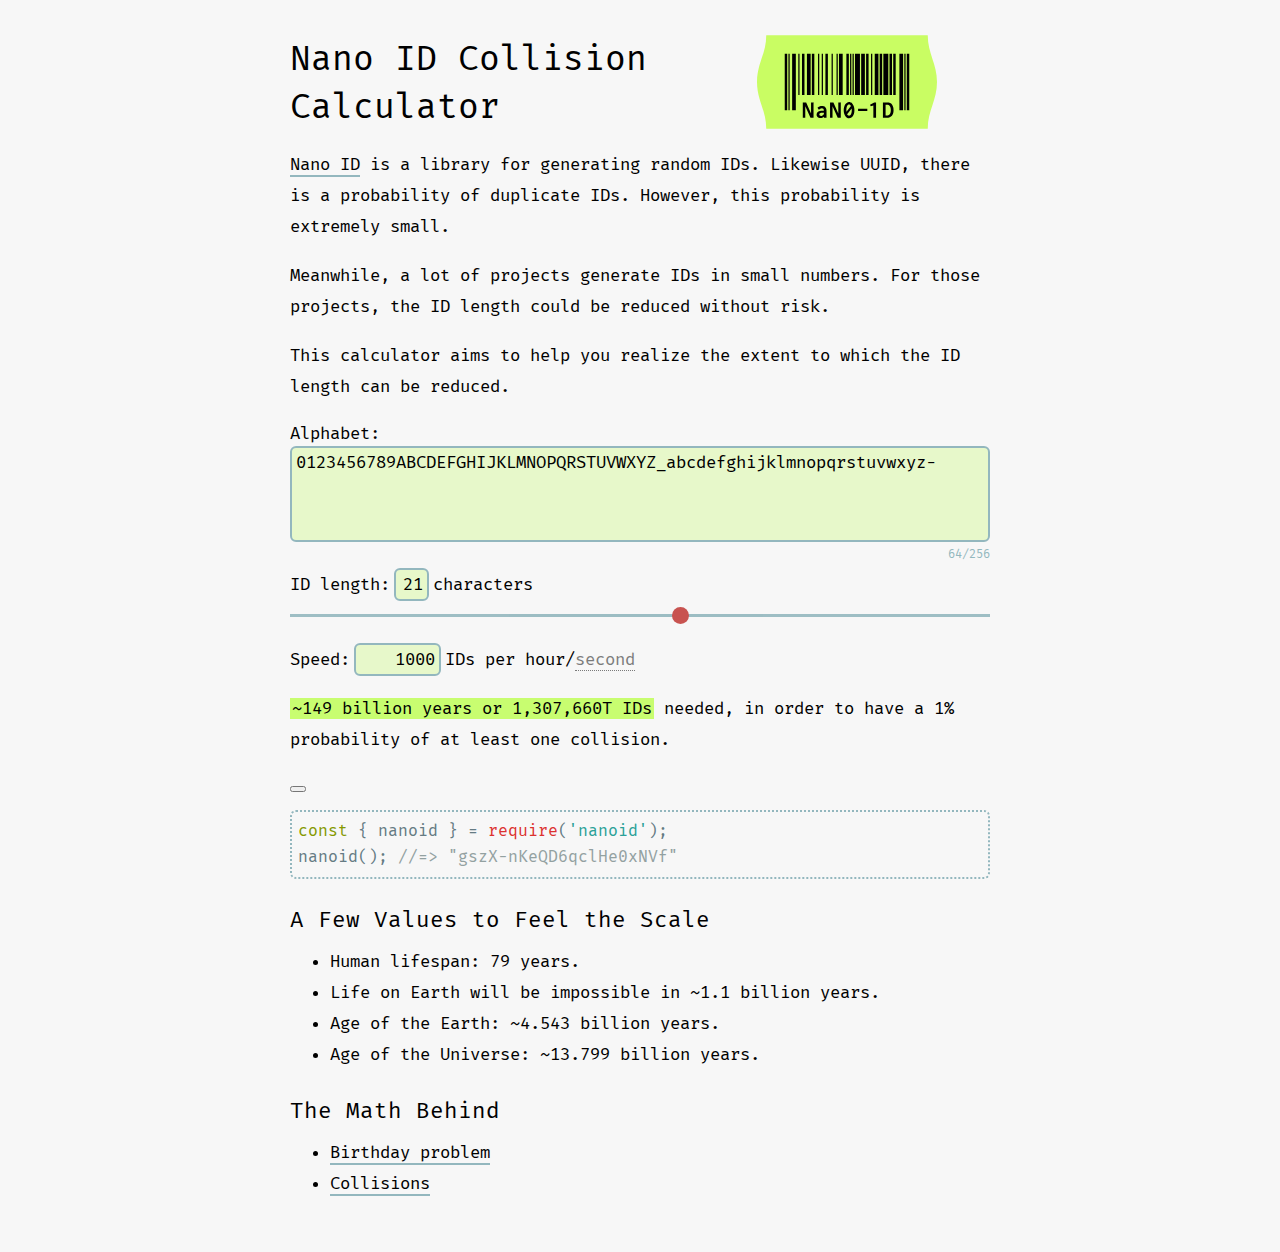
<file: index.html>
<!DOCTYPE html>
<html>
  <head>
    <meta charset="UTF-8">
    <meta name="viewport" content="width=device-width, initial-scale=1">
    <link href="https://fonts.googleapis.com/css?family=Fira+Mono" rel="stylesheet">
    <link href="css/style.min.css" rel="stylesheet">
    <link href="favicon.ico" rel="shortcut icon" type="image/x-icon">
    <title>Nano ID CC</title>
  </head>
  <body>
    <div id="app">
      <div id="header">
        <h1>Nano ID Collision Calculator</h1>
      </div>
      <div id="header-logo">
        <a href="https://github.com/ai/nanoid">
          <img class="logo" src="logo.svg" alt="Nano ID logo by Anton Lovchikov" width="180" height="94">
        </a>
      </div>
      <div id="header-with-txt-logo">
        <h1><em>NaN0-1D</em> Collision Calculator</h1>
      </div>
      <div id="main-content">
        <p><a href="https://github.com/ai/nanoid">Nano ID</a> is a library for generating random IDs. Likewise UUID, there is a probability of duplicate IDs. However, this probability is extremely small.</p>
        <p>Meanwhile, a lot of projects generate IDs in small numbers. For those projects, the ID length could be reduced without risk.</p>
        <p>This calculator aims to help you realize the extent to which the ID length can be reduced.</p>
        <div id="calc">
          <div class="calc-input">
            <label for="alphabet">Alphabet:</label>
            <textarea id="alphabet" rows="4" cols="64" spellcheck="false"></textarea>
            <span id="counter">0/256</span>
          </div>
          <div class="calc-input">ID length:<input id="length" type="number" disabled>characters
            <input id="length-slider" type="range" min="2" max="36">
          </div>
          <div class="calc-input">Speed:<input id="speed" type="number">IDs per
            <span class="switch">
              <input id="unit-hour" name="unit" type="radio" value="hour">
              <label for="unit-hour" class="checked">hour</label><!--
              --><span>/</span><!--
              --><input id="unit-second" name="unit" type="radio" value="second"><!--
              --><label for="unit-second">second</label>
            </span>
          </div>
          <p><em id="result">...</em> needed, in order to have a 1% probability of at least one collision.</p>
          <div class="snippet">
            <button id="copy-btn"></button>
            <code id="code-sample"></code>
          </div>
        </div>
        <h2>A Few Values to Feel the Scale</h2>
        <ul>
          <li>Human lifespan: 79 years.</li>
          <li>Life on Earth will be impossible in ~1.1 billion years.</li>
          <li>Age of the Earth: ~4.543 billion years.</li>
          <li>Age of the Universe: ~13.799 billion years.</li>
        </ul>
        <h2>The Math Behind</h2>
        <ul>
          <li><a href="https://en.wikipedia.org/wiki/Birthday_problem">Birthday problem</a></li>
          <li><a href="https://en.wikipedia.org/wiki/Universally_unique_identifier#Collisions">Collisions</a></li>
        </ul>
      </div>
    </div>
    <script src="js/compiled/nano_id_cc.js"></script>
    <script>
      window.onload = function () {
        nano_id_cc.core.init();
      };
    </script>
  </body>
</html>
</file>
<file: css/style.min.css>
body{font-family:'Fira Mono',Menlo,monospace;font-size:13pt;background:#f7f7f7;color:#000}em{background-color:#c8fd70;color:inherit;font-style:normal;padding:0 2px}code{display:block;font-family:inherit;font-size:.95em;line-height:1.6em;box-sizing:border-box;max-width:700px;width:100%;margin:1em 0;padding:6px;border:2px dotted #93b7be;border-radius:6px;word-wrap:break-word;white-space:pre-wrap}p{margin-top:1.0;line-height:1.8em}h1{margin:0 auto;line-height:1.4em;font-size:2em;font-weight:normal}h2,h3{margin-top:1.2em;margin-bottom:-0.2em;font-weight:normal}h2{font-size:1.3em}h3{font-size:1.1em}a{color:inherit;text-decoration:none;border-bottom:2px solid #93b7be}a:hover{border-bottom:2px solid #c3423f}ul{line-height:1.8em}textarea,input[type=number]{font-family:inherit;font-size:inherit;box-sizing:border-box;color:inherit;background:rgba(199,253,112,0.33);border:2px solid #93b7be;border-radius:6px;padding:4px}input[type=number]{-moz-appearance:textfield;-webkit-text-fill-color:inherit;text-align:right;margin:0 4px}input[type=number]::-webkit-inner-spin-button{-webkit-appearance:none}input[type=range]{-webkit-appearance:none;-moz-appearance:none;appearance:none;width:100%;height:3px;background:#93b7be;outline:0;margin:0;padding:0;opacity:.9;-webkit-transition:opacity .2s;-o-transition:opacity .2s;transition:opacity .2s}input[type=range]::-moz-range-track{background:#93b7be}input[type=range]:hover{opacity:1}input[type=range]::-webkit-slider-thumb{width:17px;height:17px;background:#c3423f;cursor:pointer;border-radius:50%;-webkit-appearance:none}input[type=range]::-moz-range-thumb{width:17px;height:17px;background:#c3423f;cursor:pointer;border-radius:50%;border-style:none}input[type=range]::-moz-focus-outer{border-style:none}div.calc-input{margin-top:1.2em;margin-bottom:0}img.logo{float:left}img.boom{width:100%}.spoiled{border:2px solid #c3423f !important;color:#c3423f !important}.switch input{display:none}.switch label{display:inline-block;color:inherit;border-bottom:1px dotted #000;opacity:.5}.switch label:hover{cursor:pointer}.switch input:checked+label{-webkit-transition:all .1s linear;-moz-transition:all .1s linear;transition:all .1s linear;border-style:none;color:inherit;cursor:default;opacity:1}#app{max-width:700px;width:96%;margin:2em auto;display:grid;grid-template-columns:repeat(12,1fr)}#alphabet{margin-top:2px;width:100%;resize:none}#counter{font-size:.7em;float:right;color:#93b7be}#header-with-txt-logo{grid-column:span 12;display:none}#header{grid-column:span 8}#header-logo{grid-column:span 4}#main-content{grid-column:span 12}#speed{width:5em}#length{width:2em}@media screen and (max-width:768px){body{font-size:13pt}}@media screen and (max-width:480px){body{font-size:12pt}#header-with-txt-logo{display:block}#header{display:none}#header-logo{display:none}}@media screen and (max-width:375px){body{font-size:11pt}#speed{width:3.5em}}@media screen and (max-width:320px){body{font-size:10pt}}.hljs{background:#f7f7f7;color:#657b83}.hljs-comment,.hljs-quote{color:#93a1a1}.hljs-keyword,.hljs-selector-tag,.hljs-addition{color:#859900}.hljs-number,.hljs-string,.hljs-meta .hljs-meta-string,.hljs-literal,.hljs-doctag,.hljs-regexp{color:#2aa198}.hljs-title,.hljs-section,.hljs-name,.hljs-selector-id,.hljs-selector-class{color:#268bd2}.hljs-attribute,.hljs-attr,.hljs-variable,.hljs-template-variable,.hljs-class .hljs-title,.hljs-type{color:#b58900}.hljs-symbol,.hljs-bullet,.hljs-subst,.hljs-meta,.hljs-meta .hljs-keyword,.hljs-selector-attr,.hljs-selector-pseudo,.hljs-link{color:#cb4b16}.hljs-built_in,.hljs-deletion{color:#dc322f}.hljs-formula{background:#eee8d5}.hljs-emphasis{font-style:italic}.hljs-strong{font-weight:bold}
</file>
